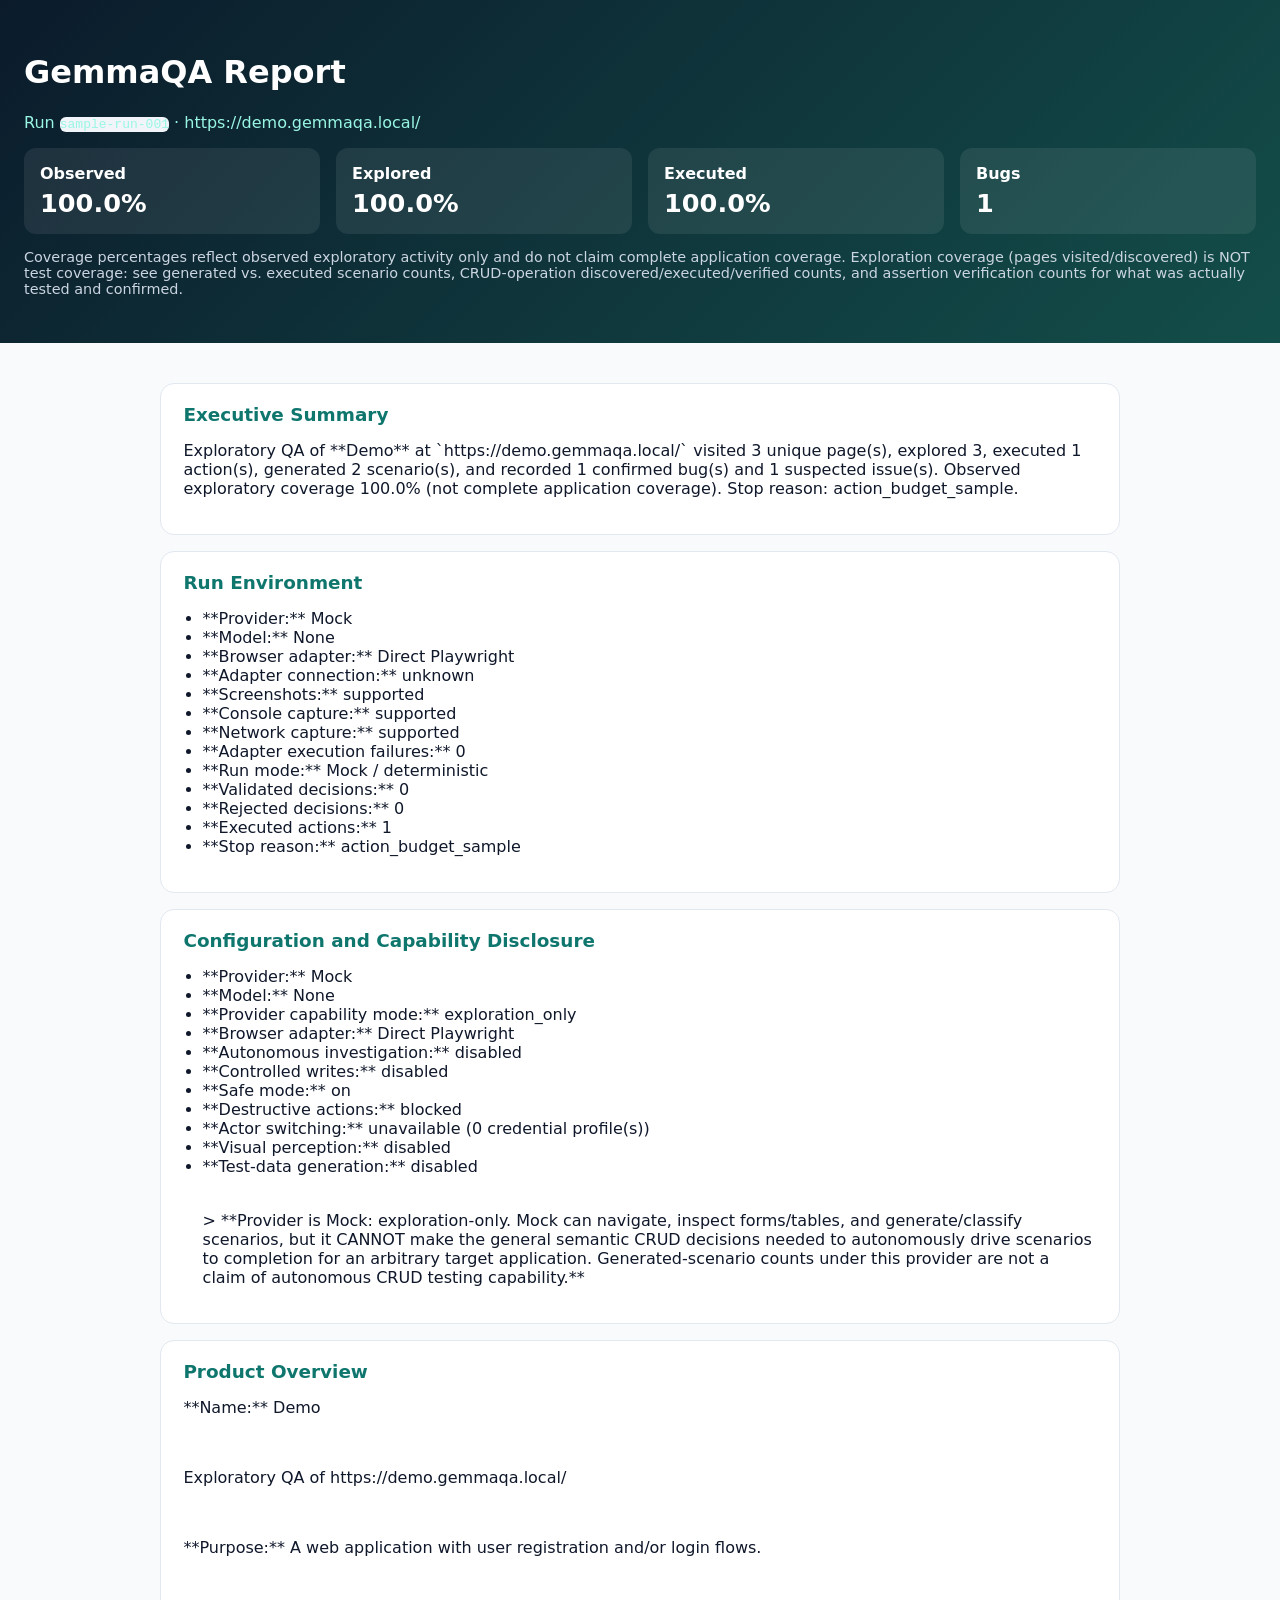
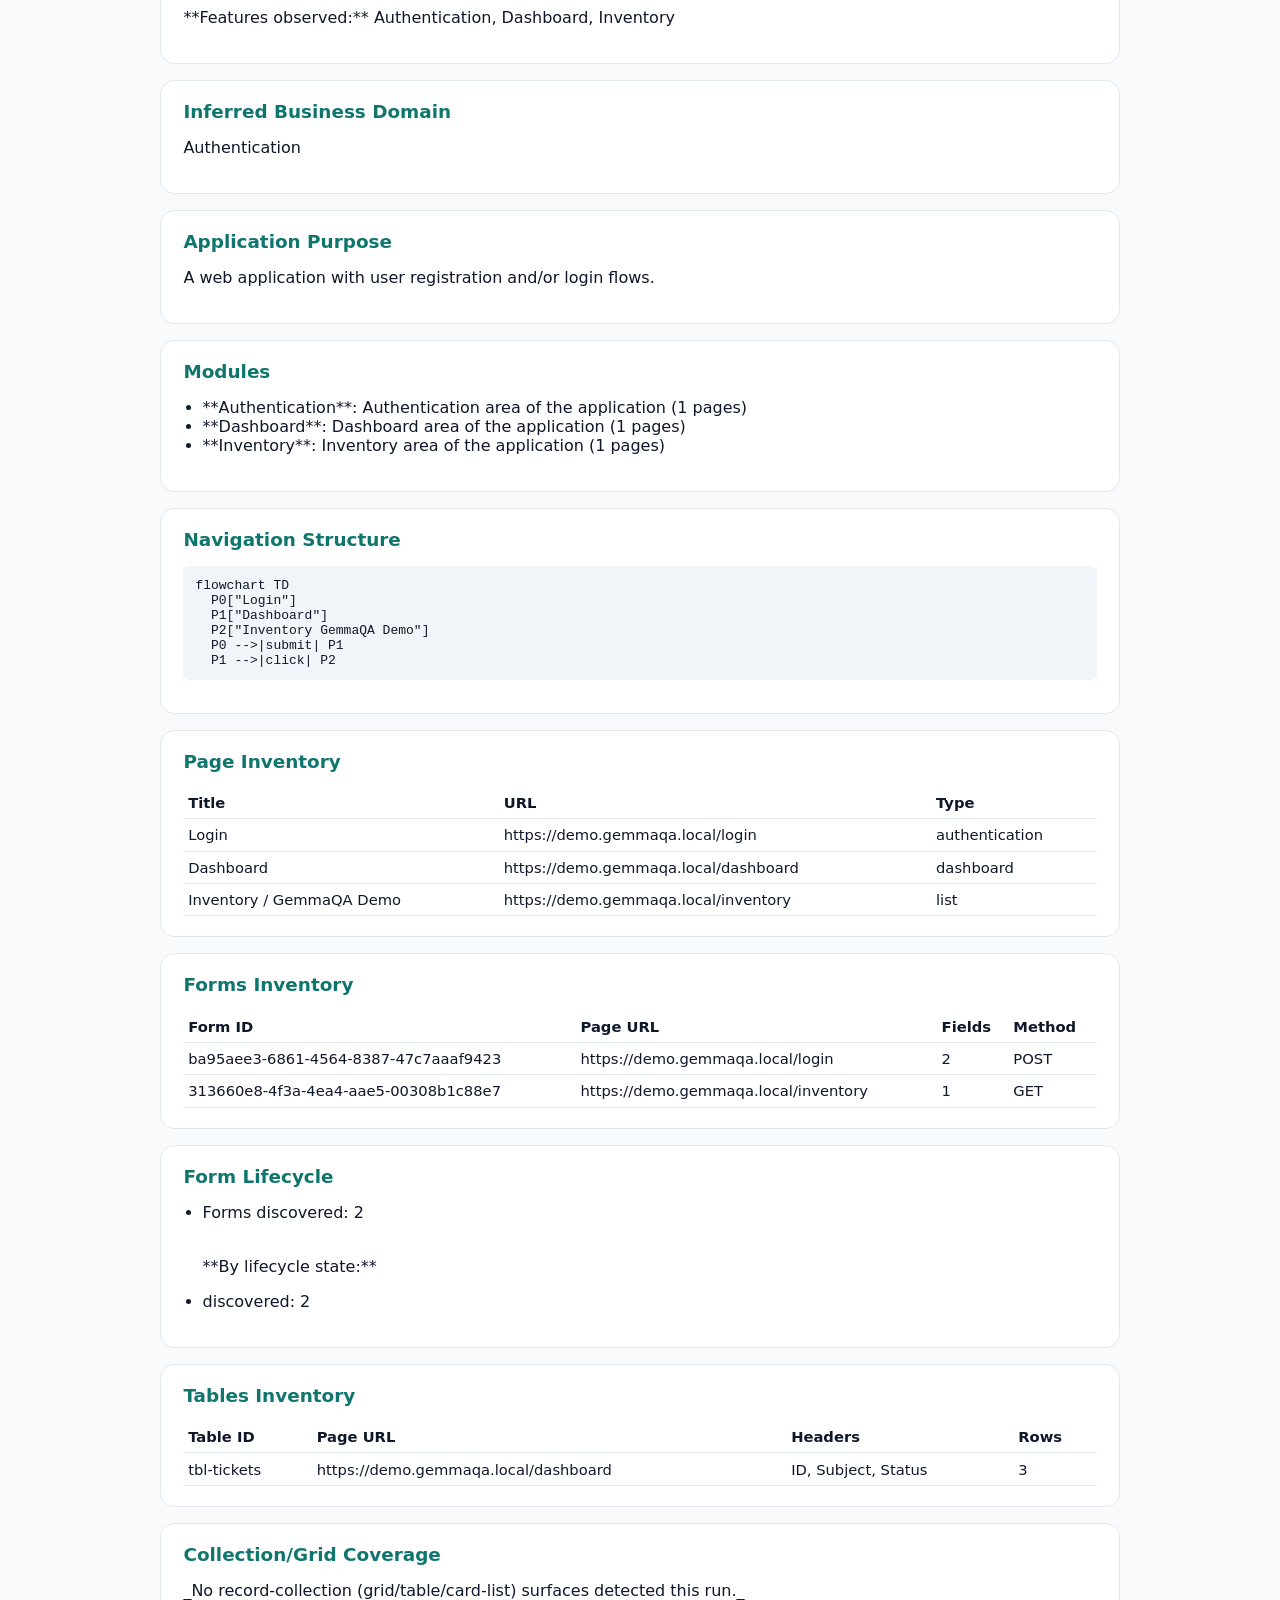
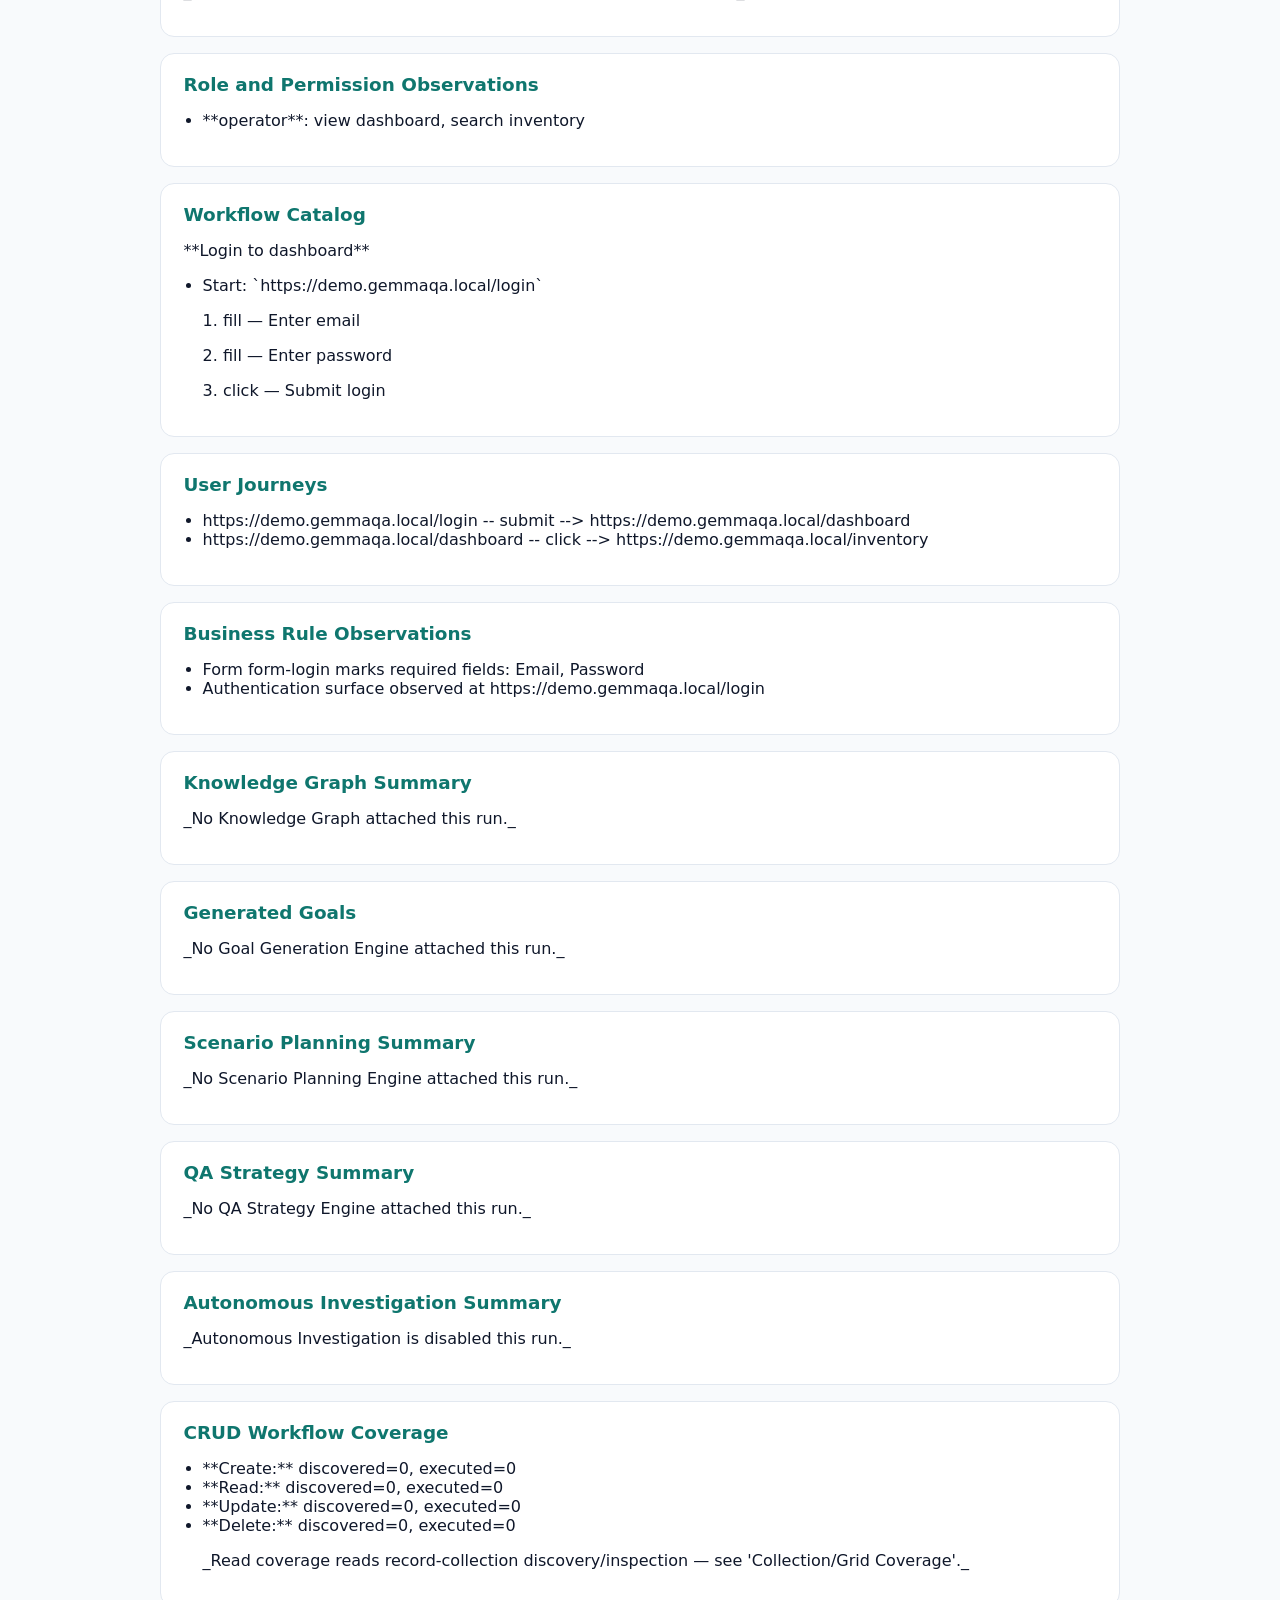
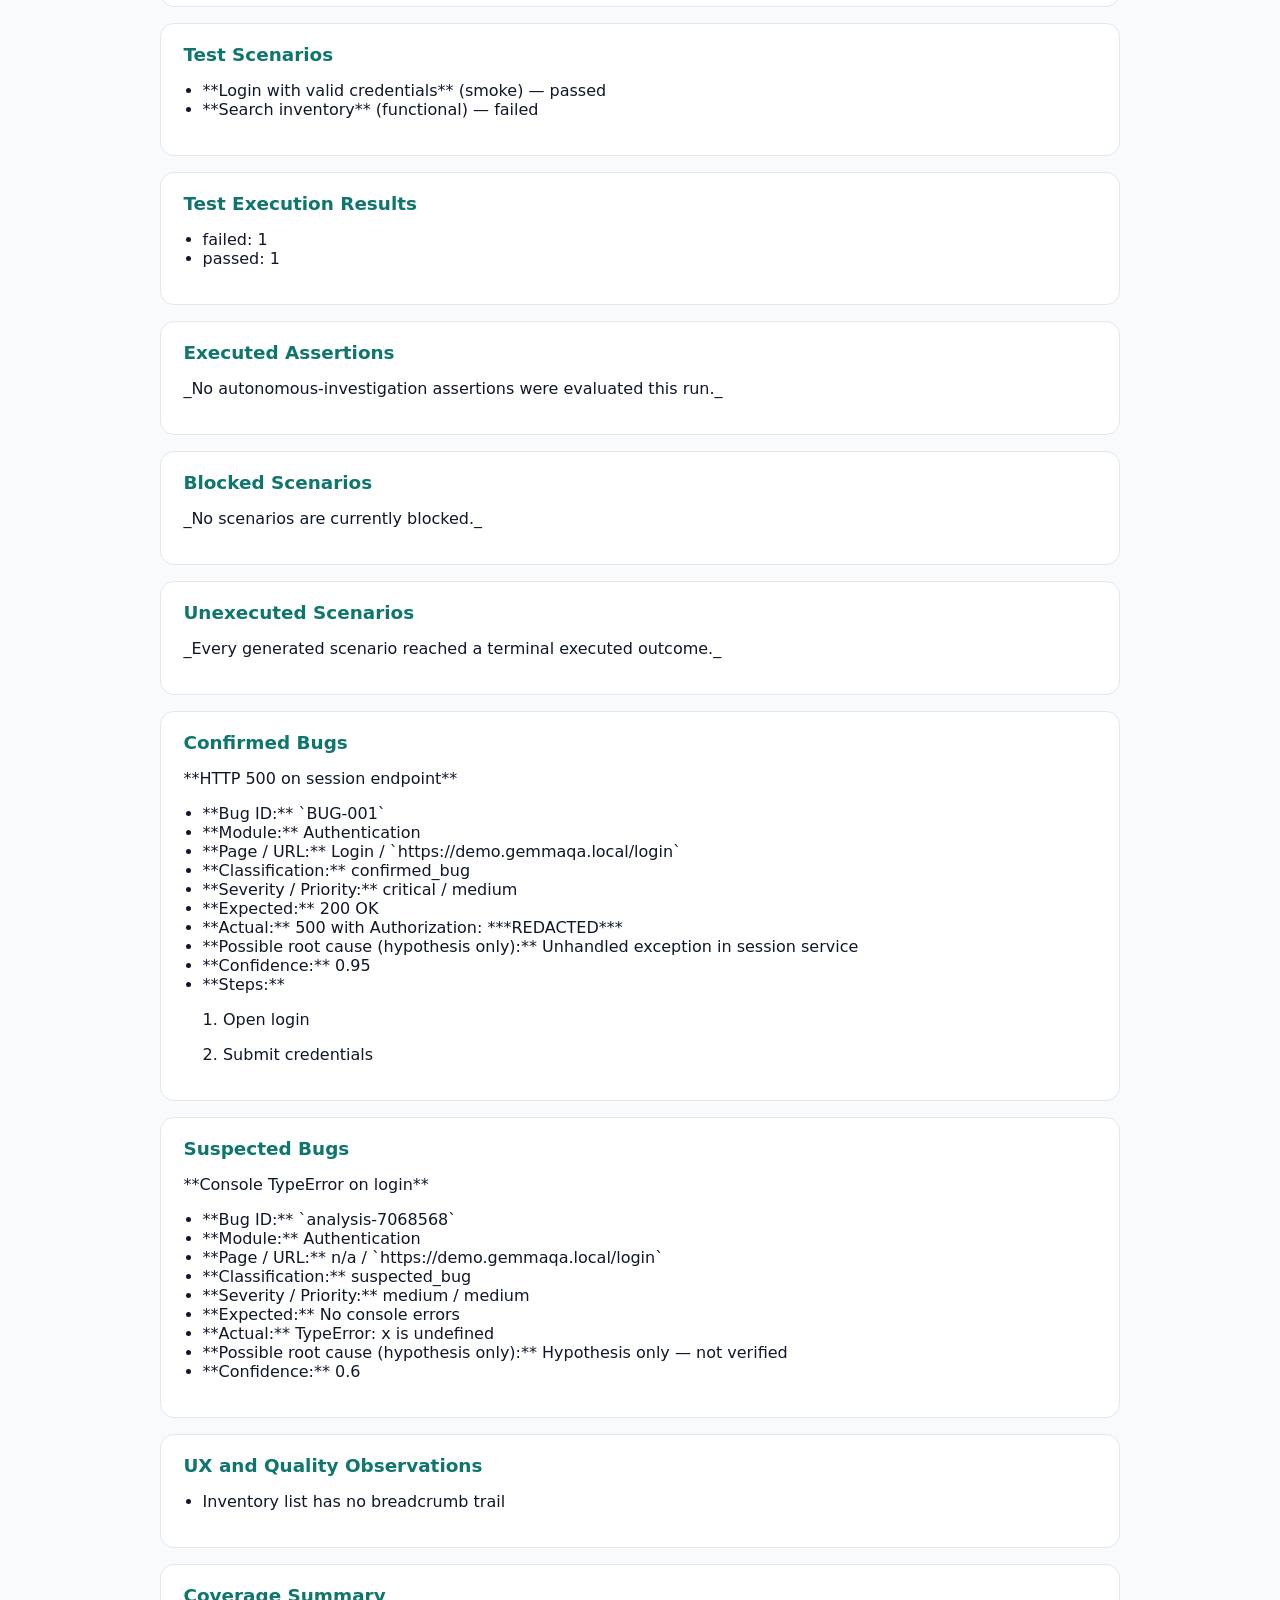
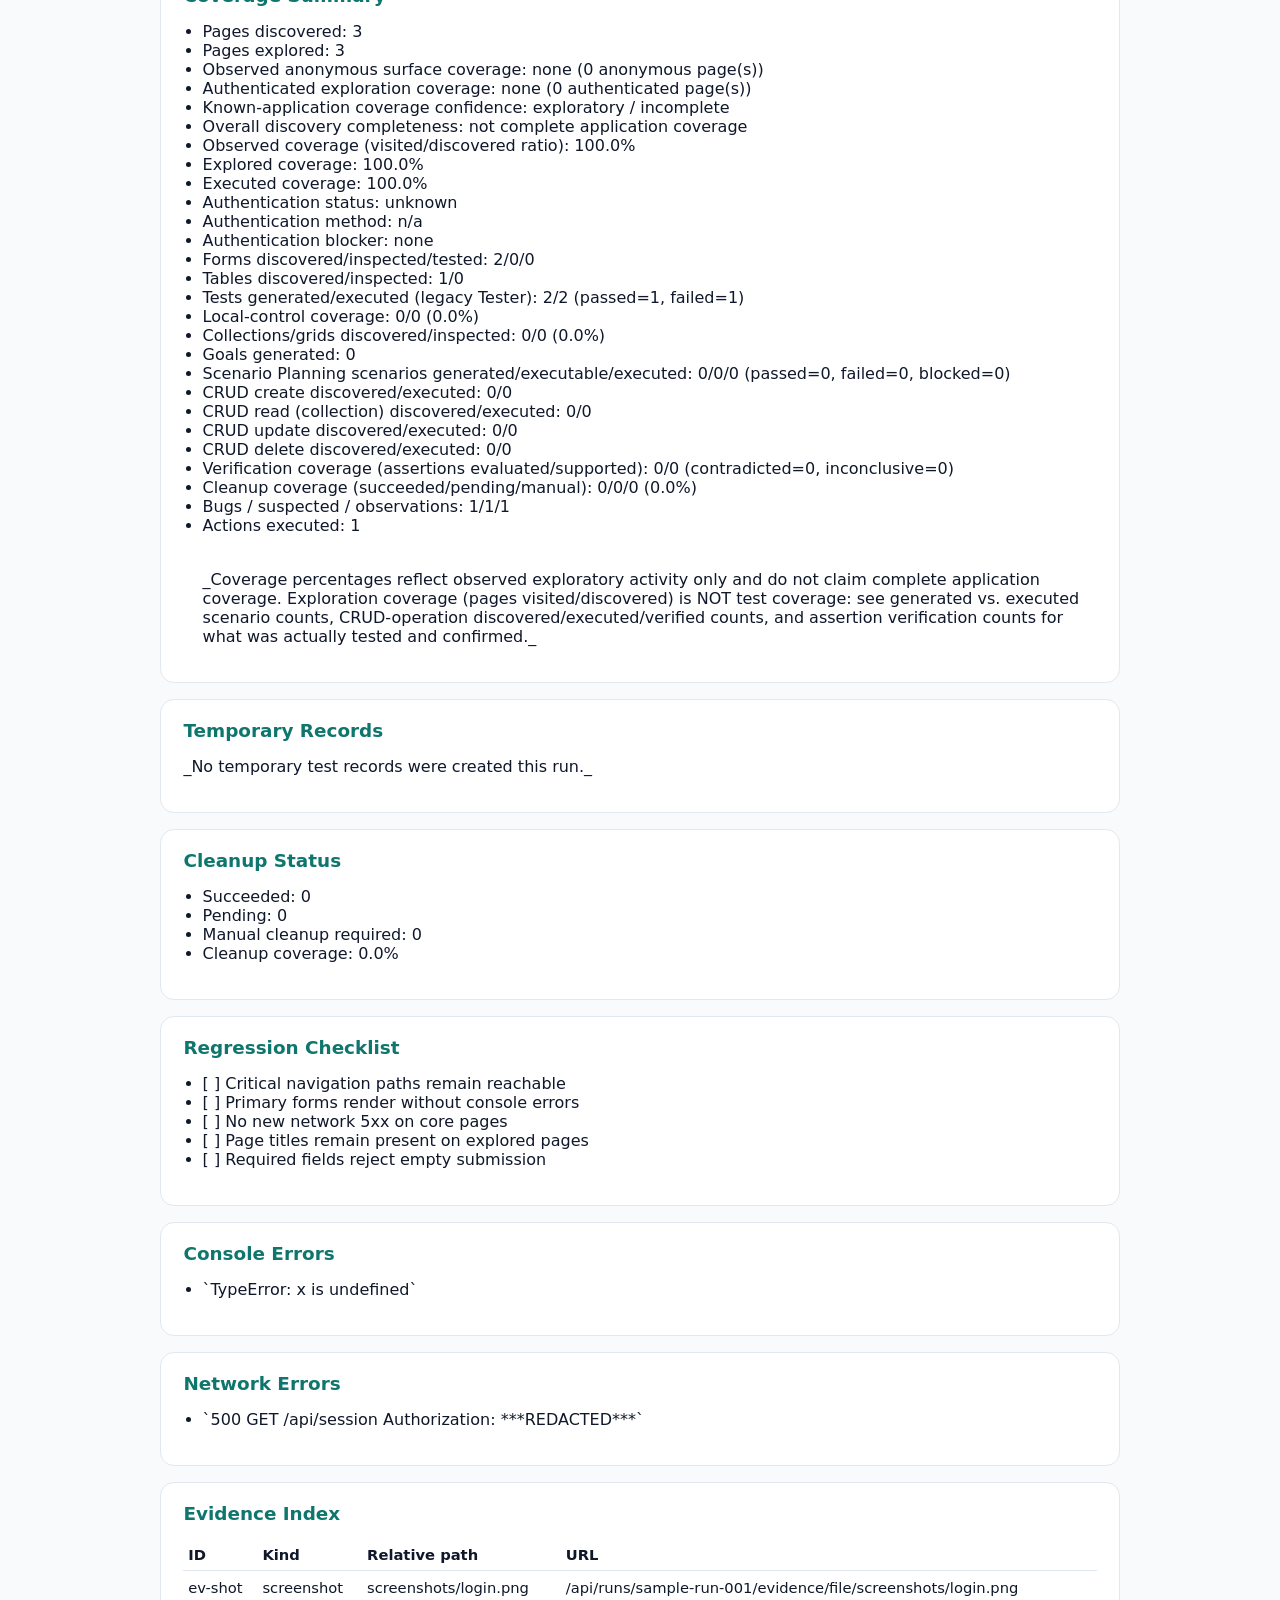
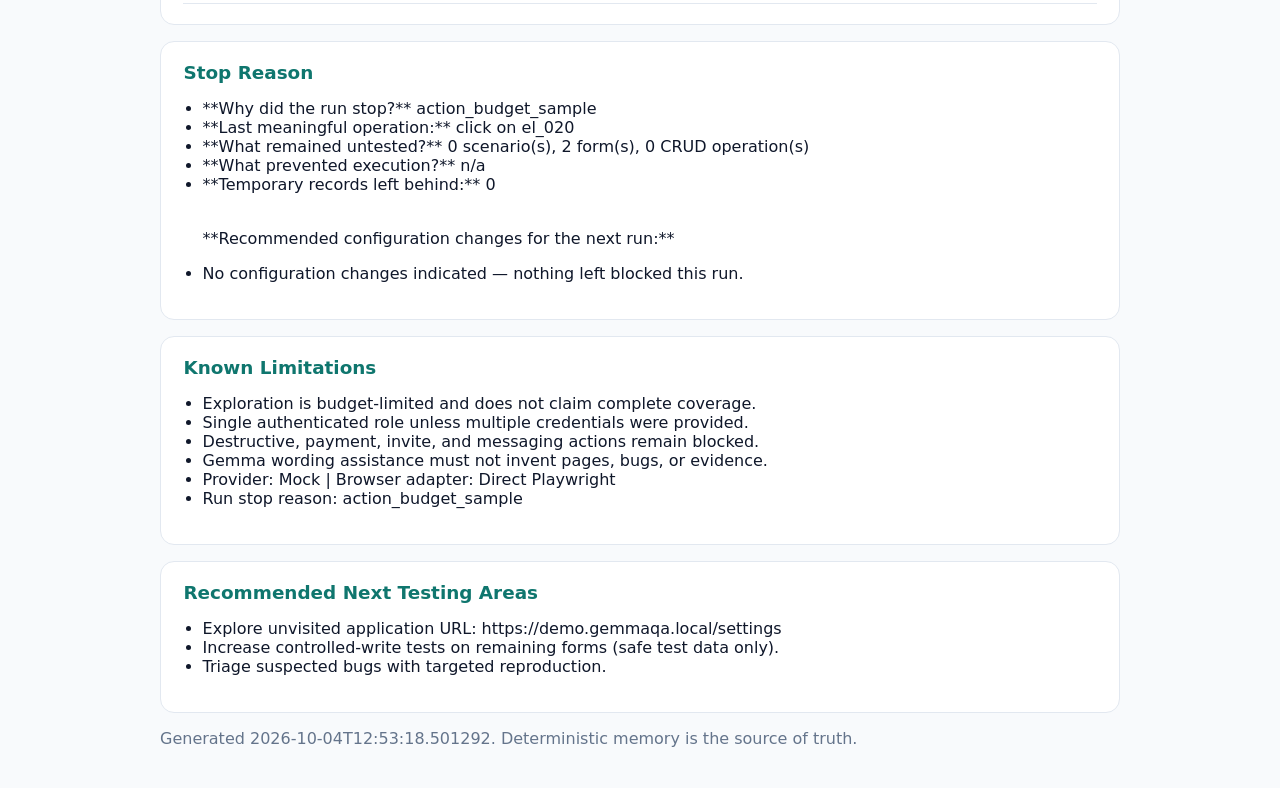
<file: gemmaqa/tests/fixtures/sample_report/sample-run-001/reports/final_report.html>
<!DOCTYPE html>
<html lang="en">
<head>
  <meta charset="utf-8" />
  <title>GemmaQA Report sample-r</title>
  <style>
    :root { --ink:#0f172a; --muted:#64748b; --line:#e2e8f0; --accent:#0f766e; --bg:#f8fafc; }
    body { margin:0; font-family: "Segoe UI", system-ui, sans-serif; color:var(--ink); background:var(--bg); }
    header { background:linear-gradient(135deg,#0b1b2b,#134e4a); color:#fff; padding:2rem 1.5rem; }
    header p { color:#99f6e4; }
    main { max-width:960px; margin:0 auto; padding:1.5rem; }
    .metrics { display:grid; grid-template-columns:repeat(4,1fr); gap:1rem; margin:1rem 0 0; }
    .metrics div { background:rgba(255,255,255,.08); border-radius:12px; padding:1rem; }
    .metrics span { display:block; font-size:1.6rem; font-weight:700; margin-top:.35rem; }
    .disclaimer { color:#cbd5e1; font-size:.9rem; }
    .section { background:#fff; border:1px solid var(--line); border-radius:14px; padding:1.25rem 1.4rem; margin:1rem 0; }
    h2 { margin-top:0; color:var(--accent); font-size:1.15rem; }
    table { width:100%; border-collapse:collapse; font-size:.92rem; }
    th, td { border-bottom:1px solid var(--line); text-align:left; padding:.45rem .3rem; vertical-align:top; }
    code, pre { background:#f1f5f9; border-radius:6px; }
    pre { padding:.75rem; overflow:auto; }
    ul { padding-left:1.2rem; }
    .muted { color:var(--muted); }
  </style>
</head>
<body>
  <header>
    <h1>GemmaQA Report</h1>
    <p>Run <code>sample-run-001</code> · https://demo.gemmaqa.local/</p>
    <div class='metrics'><div><strong>Observed</strong><span>100.0%</span></div><div><strong>Explored</strong><span>100.0%</span></div><div><strong>Executed</strong><span>100.0%</span></div><div><strong>Bugs</strong><span>1</span></div></div><p class='disclaimer'>Coverage percentages reflect observed exploratory activity only and do not claim complete application coverage. Exploration coverage (pages visited/discovered) is NOT test coverage: see generated vs. executed scenario counts, CRUD-operation discovered/executed/verified counts, and assertion verification counts for what was actually tested and confirmed.</p>
  </header>
  <main>
    <section class="section"><h2 id="Executive Summary">Executive Summary</h2><p>Exploratory QA of **Demo** at `https://demo.gemmaqa.local/` visited 3 unique page(s), explored 3, executed 1 action(s), generated 2 scenario(s), and recorded 1 confirmed bug(s) and 1 suspected issue(s). Observed exploratory coverage 100.0% (not complete application coverage). Stop reason: action_budget_sample.</p></section><section class="section"><h2 id="Run Environment">Run Environment</h2><ul><li>**Provider:** Mock</li>
<li>**Model:** None</li>
<li>**Browser adapter:** Direct Playwright</li>
<li>**Adapter connection:** unknown</li>
<li>**Screenshots:** supported</li>
<li>**Console capture:** supported</li>
<li>**Network capture:** supported</li>
<li>**Adapter execution failures:** 0</li>
<li>**Run mode:** Mock / deterministic</li>
<li>**Validated decisions:** 0</li>
<li>**Rejected decisions:** 0</li>
<li>**Executed actions:** 1</li>
<li>**Stop reason:** action_budget_sample</li></section><section class="section"><h2 id="Configuration and Capability Disclosure">Configuration and Capability Disclosure</h2><ul><li>**Provider:** Mock</li>
<li>**Model:** None</li>
<li>**Provider capability mode:** exploration_only</li>
<li>**Browser adapter:** Direct Playwright</li>
<li>**Autonomous investigation:** disabled</li>
<li>**Controlled writes:** disabled</li>
<li>**Safe mode:** on</li>
<li>**Destructive actions:** blocked</li>
<li>**Actor switching:** unavailable (0 credential profile(s))</li>
<li>**Visual perception:** disabled</li>
<li>**Test-data generation:** disabled</li>
<br/>
<p>&gt; **Provider is Mock: exploration-only. Mock can navigate, inspect forms/tables, and generate/classify scenarios, but it CANNOT make the general semantic CRUD decisions needed to autonomously drive scenarios to completion for an arbitrary target application. Generated-scenario counts under this provider are not a claim of autonomous CRUD testing capability.**</p></section><section class="section"><h2 id="Product Overview">Product Overview</h2><p>**Name:** Demo</p>
<br/>
<p>Exploratory QA of https://demo.gemmaqa.local/</p>
<br/>
<p>**Purpose:** A web application with user registration and/or login flows.</p>
<br/>
<p>**Features observed:** Authentication, Dashboard, Inventory</p></section><section class="section"><h2 id="Inferred Business Domain">Inferred Business Domain</h2><p>Authentication</p></section><section class="section"><h2 id="Application Purpose">Application Purpose</h2><p>A web application with user registration and/or login flows.</p></section><section class="section"><h2 id="Modules">Modules</h2><ul><li>**Authentication**: Authentication area of the application (1 pages)</li>
<li>**Dashboard**: Dashboard area of the application (1 pages)</li>
<li>**Inventory**: Inventory area of the application (1 pages)</li></section><section class="section"><h2 id="Navigation Structure">Navigation Structure</h2><pre>
flowchart TD
  P0[&quot;Login&quot;]
  P1[&quot;Dashboard&quot;]
  P2[&quot;Inventory GemmaQA Demo&quot;]
  P0 --&gt;|submit| P1
  P1 --&gt;|click| P2
</pre></section><section class="section"><h2 id="Page Inventory">Page Inventory</h2><table><thead>
<tr><th>Title</th><th>URL</th><th>Type</th></tr>
</thead><tbody>
<tr><td>Login</td><td>https://demo.gemmaqa.local/login</td><td>authentication</td></tr>
<tr><td>Dashboard</td><td>https://demo.gemmaqa.local/dashboard</td><td>dashboard</td></tr>
<tr><td>Inventory / GemmaQA Demo</td><td>https://demo.gemmaqa.local/inventory</td><td>list</td></tr>
</tbody></table></section><section class="section"><h2 id="Forms Inventory">Forms Inventory</h2><table><thead>
<tr><th>Form ID</th><th>Page URL</th><th>Fields</th><th>Method</th></tr>
</thead><tbody>
<tr><td>ba95aee3-6861-4564-8387-47c7aaaf9423</td><td>https://demo.gemmaqa.local/login</td><td>2</td><td>POST</td></tr>
<tr><td>313660e8-4f3a-4ea4-aae5-00308b1c88e7</td><td>https://demo.gemmaqa.local/inventory</td><td>1</td><td>GET</td></tr>
</tbody></table></section><section class="section"><h2 id="Form Lifecycle">Form Lifecycle</h2><ul><li>Forms discovered: 2</li>
<br/>
<p>**By lifecycle state:**</p>
<li>discovered: 2</li></section><section class="section"><h2 id="Tables Inventory">Tables Inventory</h2><table><thead>
<tr><th>Table ID</th><th>Page URL</th><th>Headers</th><th>Rows</th></tr>
</thead><tbody>
<tr><td>tbl-tickets</td><td>https://demo.gemmaqa.local/dashboard</td><td>ID, Subject, Status</td><td>3</td></tr>
</tbody></table></section><section class="section"><h2 id="Collection/Grid Coverage">Collection/Grid Coverage</h2><p>_No record-collection (grid/table/card-list) surfaces detected this run._</p></section><section class="section"><h2 id="Role and Permission Observations">Role and Permission Observations</h2><ul><li>**operator**: view dashboard, search inventory</li></section><section class="section"><h2 id="Workflow Catalog">Workflow Catalog</h2><p>**Login to dashboard**</p>
<ul><li>Start: `https://demo.gemmaqa.local/login`</li>
<p>  1. fill — Enter email</p>
<p>  2. fill — Enter password</p>
<p>  3. click — Submit login</p></section><section class="section"><h2 id="User Journeys">User Journeys</h2><ul><li>https://demo.gemmaqa.local/login -- submit --&gt; https://demo.gemmaqa.local/dashboard</li>
<li>https://demo.gemmaqa.local/dashboard -- click --&gt; https://demo.gemmaqa.local/inventory</li></section><section class="section"><h2 id="Business Rule Observations">Business Rule Observations</h2><ul><li>Form form-login marks required fields: Email, Password</li>
<li>Authentication surface observed at https://demo.gemmaqa.local/login</li></section><section class="section"><h2 id="Knowledge Graph Summary">Knowledge Graph Summary</h2><p>_No Knowledge Graph attached this run._</p></section><section class="section"><h2 id="Generated Goals">Generated Goals</h2><p>_No Goal Generation Engine attached this run._</p></section><section class="section"><h2 id="Scenario Planning Summary">Scenario Planning Summary</h2><p>_No Scenario Planning Engine attached this run._</p></section><section class="section"><h2 id="QA Strategy Summary">QA Strategy Summary</h2><p>_No QA Strategy Engine attached this run._</p></section><section class="section"><h2 id="Autonomous Investigation Summary">Autonomous Investigation Summary</h2><p>_Autonomous Investigation is disabled this run._</p></section><section class="section"><h2 id="CRUD Workflow Coverage">CRUD Workflow Coverage</h2><ul><li>**Create:** discovered=0, executed=0</li>
<li>**Read:** discovered=0, executed=0</li>
<li>**Update:** discovered=0, executed=0</li>
<li>**Delete:** discovered=0, executed=0</li>
<p>  _Read coverage reads record-collection discovery/inspection — see &#x27;Collection/Grid Coverage&#x27;._</p></section><section class="section"><h2 id="Test Scenarios">Test Scenarios</h2><ul><li>**Login with valid credentials** (smoke) — passed</li>
<li>**Search inventory** (functional) — failed</li></section><section class="section"><h2 id="Test Execution Results">Test Execution Results</h2><ul><li>failed: 1</li>
<li>passed: 1</li></section><section class="section"><h2 id="Executed Assertions">Executed Assertions</h2><p>_No autonomous-investigation assertions were evaluated this run._</p></section><section class="section"><h2 id="Blocked Scenarios">Blocked Scenarios</h2><p>_No scenarios are currently blocked._</p></section><section class="section"><h2 id="Unexecuted Scenarios">Unexecuted Scenarios</h2><p>_Every generated scenario reached a terminal executed outcome._</p></section><section class="section"><h2 id="Confirmed Bugs">Confirmed Bugs</h2><p>**HTTP 500 on session endpoint**</p>
<ul><li>**Bug ID:** `BUG-001`</li>
<li>**Module:** Authentication</li>
<li>**Page / URL:** Login / `https://demo.gemmaqa.local/login`</li>
<li>**Classification:** confirmed_bug</li>
<li>**Severity / Priority:** critical / medium</li>
<li>**Expected:** 200 OK</li>
<li>**Actual:** 500 with Authorization: ***REDACTED***</li>
<li>**Possible root cause (hypothesis only):** Unhandled exception in session service</li>
<li>**Confidence:** 0.95</li>
<li>**Steps:**</li>
<p>  1. Open login</p>
<p>  2. Submit credentials</p></section><section class="section"><h2 id="Suspected Bugs">Suspected Bugs</h2><p>**Console TypeError on login**</p>
<ul><li>**Bug ID:** `analysis-7068568`</li>
<li>**Module:** Authentication</li>
<li>**Page / URL:** n/a / `https://demo.gemmaqa.local/login`</li>
<li>**Classification:** suspected_bug</li>
<li>**Severity / Priority:** medium / medium</li>
<li>**Expected:** No console errors</li>
<li>**Actual:** TypeError: x is undefined</li>
<li>**Possible root cause (hypothesis only):** Hypothesis only — not verified</li>
<li>**Confidence:** 0.6</li></section><section class="section"><h2 id="UX and Quality Observations">UX and Quality Observations</h2><ul><li>Inventory list has no breadcrumb trail</li></section><section class="section"><h2 id="Coverage Summary">Coverage Summary</h2><ul><li>Pages discovered: 3</li>
<li>Pages explored: 3</li>
<li>Observed anonymous surface coverage: none (0 anonymous page(s))</li>
<li>Authenticated exploration coverage: none (0 authenticated page(s))</li>
<li>Known-application coverage confidence: exploratory / incomplete</li>
<li>Overall discovery completeness: not complete application coverage</li>
<li>Observed coverage (visited/discovered ratio): 100.0%</li>
<li>Explored coverage: 100.0%</li>
<li>Executed coverage: 100.0%</li>
<li>Authentication status: unknown</li>
<li>Authentication method: n/a</li>
<li>Authentication blocker: none</li>
<li>Forms discovered/inspected/tested: 2/0/0</li>
<li>Tables discovered/inspected: 1/0</li>
<li>Tests generated/executed (legacy Tester): 2/2 (passed=1, failed=1)</li>
<li>Local-control coverage: 0/0 (0.0%)</li>
<li>Collections/grids discovered/inspected: 0/0 (0.0%)</li>
<li>Goals generated: 0</li>
<li>Scenario Planning scenarios generated/executable/executed: 0/0/0 (passed=0, failed=0, blocked=0)</li>
<li>CRUD create discovered/executed: 0/0</li>
<li>CRUD read (collection) discovered/executed: 0/0</li>
<li>CRUD update discovered/executed: 0/0</li>
<li>CRUD delete discovered/executed: 0/0</li>
<li>Verification coverage (assertions evaluated/supported): 0/0 (contradicted=0, inconclusive=0)</li>
<li>Cleanup coverage (succeeded/pending/manual): 0/0/0 (0.0%)</li>
<li>Bugs / suspected / observations: 1/1/1</li>
<li>Actions executed: 1</li>
<br/>
<p>_Coverage percentages reflect observed exploratory activity only and do not claim complete application coverage. Exploration coverage (pages visited/discovered) is NOT test coverage: see generated vs. executed scenario counts, CRUD-operation discovered/executed/verified counts, and assertion verification counts for what was actually tested and confirmed._</p></section><section class="section"><h2 id="Temporary Records">Temporary Records</h2><p>_No temporary test records were created this run._</p></section><section class="section"><h2 id="Cleanup Status">Cleanup Status</h2><ul><li>Succeeded: 0</li>
<li>Pending: 0</li>
<li>Manual cleanup required: 0</li>
<li>Cleanup coverage: 0.0%</li></section><section class="section"><h2 id="Regression Checklist">Regression Checklist</h2><ul><li>[ ] Critical navigation paths remain reachable</li>
<li>[ ] Primary forms render without console errors</li>
<li>[ ] No new network 5xx on core pages</li>
<li>[ ] Page titles remain present on explored pages</li>
<li>[ ] Required fields reject empty submission</li></section><section class="section"><h2 id="Console Errors">Console Errors</h2><ul><li>`TypeError: x is undefined`</li></section><section class="section"><h2 id="Network Errors">Network Errors</h2><ul><li>`500 GET /api/session Authorization: ***REDACTED***`</li></section><section class="section"><h2 id="Evidence Index">Evidence Index</h2><table><thead>
<tr><th>ID</th><th>Kind</th><th>Relative path</th><th>URL</th></tr>
</thead><tbody>
<tr><td>ev-shot</td><td>screenshot</td><td>screenshots/login.png</td><td>/api/runs/sample-run-001/evidence/file/screenshots/login.png</td></tr>
</tbody></table></section><section class="section"><h2 id="Stop Reason">Stop Reason</h2><ul><li>**Why did the run stop?** action_budget_sample</li>
<li>**Last meaningful operation:** click on el_020</li>
<li>**What remained untested?** 0 scenario(s), 2 form(s), 0 CRUD operation(s)</li>
<li>**What prevented execution?** n/a</li>
<li>**Temporary records left behind:** 0</li>
<br/>
<p>**Recommended configuration changes for the next run:**</p>
<li>No configuration changes indicated — nothing left blocked this run.</li></section><section class="section"><h2 id="Known Limitations">Known Limitations</h2><ul><li>Exploration is budget-limited and does not claim complete coverage.</li>
<li>Single authenticated role unless multiple credentials were provided.</li>
<li>Destructive, payment, invite, and messaging actions remain blocked.</li>
<li>Gemma wording assistance must not invent pages, bugs, or evidence.</li>
<li>Provider: Mock | Browser adapter: Direct Playwright</li>
<li>Run stop reason: action_budget_sample</li></section><section class="section"><h2 id="Recommended Next Testing Areas">Recommended Next Testing Areas</h2><ul><li>Explore unvisited application URL: https://demo.gemmaqa.local/settings</li>
<li>Increase controlled-write tests on remaining forms (safe test data only).</li>
<li>Triage suspected bugs with targeted reproduction.</li></section>
    <p class="muted">Generated 2026-10-04T12:53:18.501292. Deterministic memory is the source of truth.</p>
  </main>
</body>
</html>
</file>
